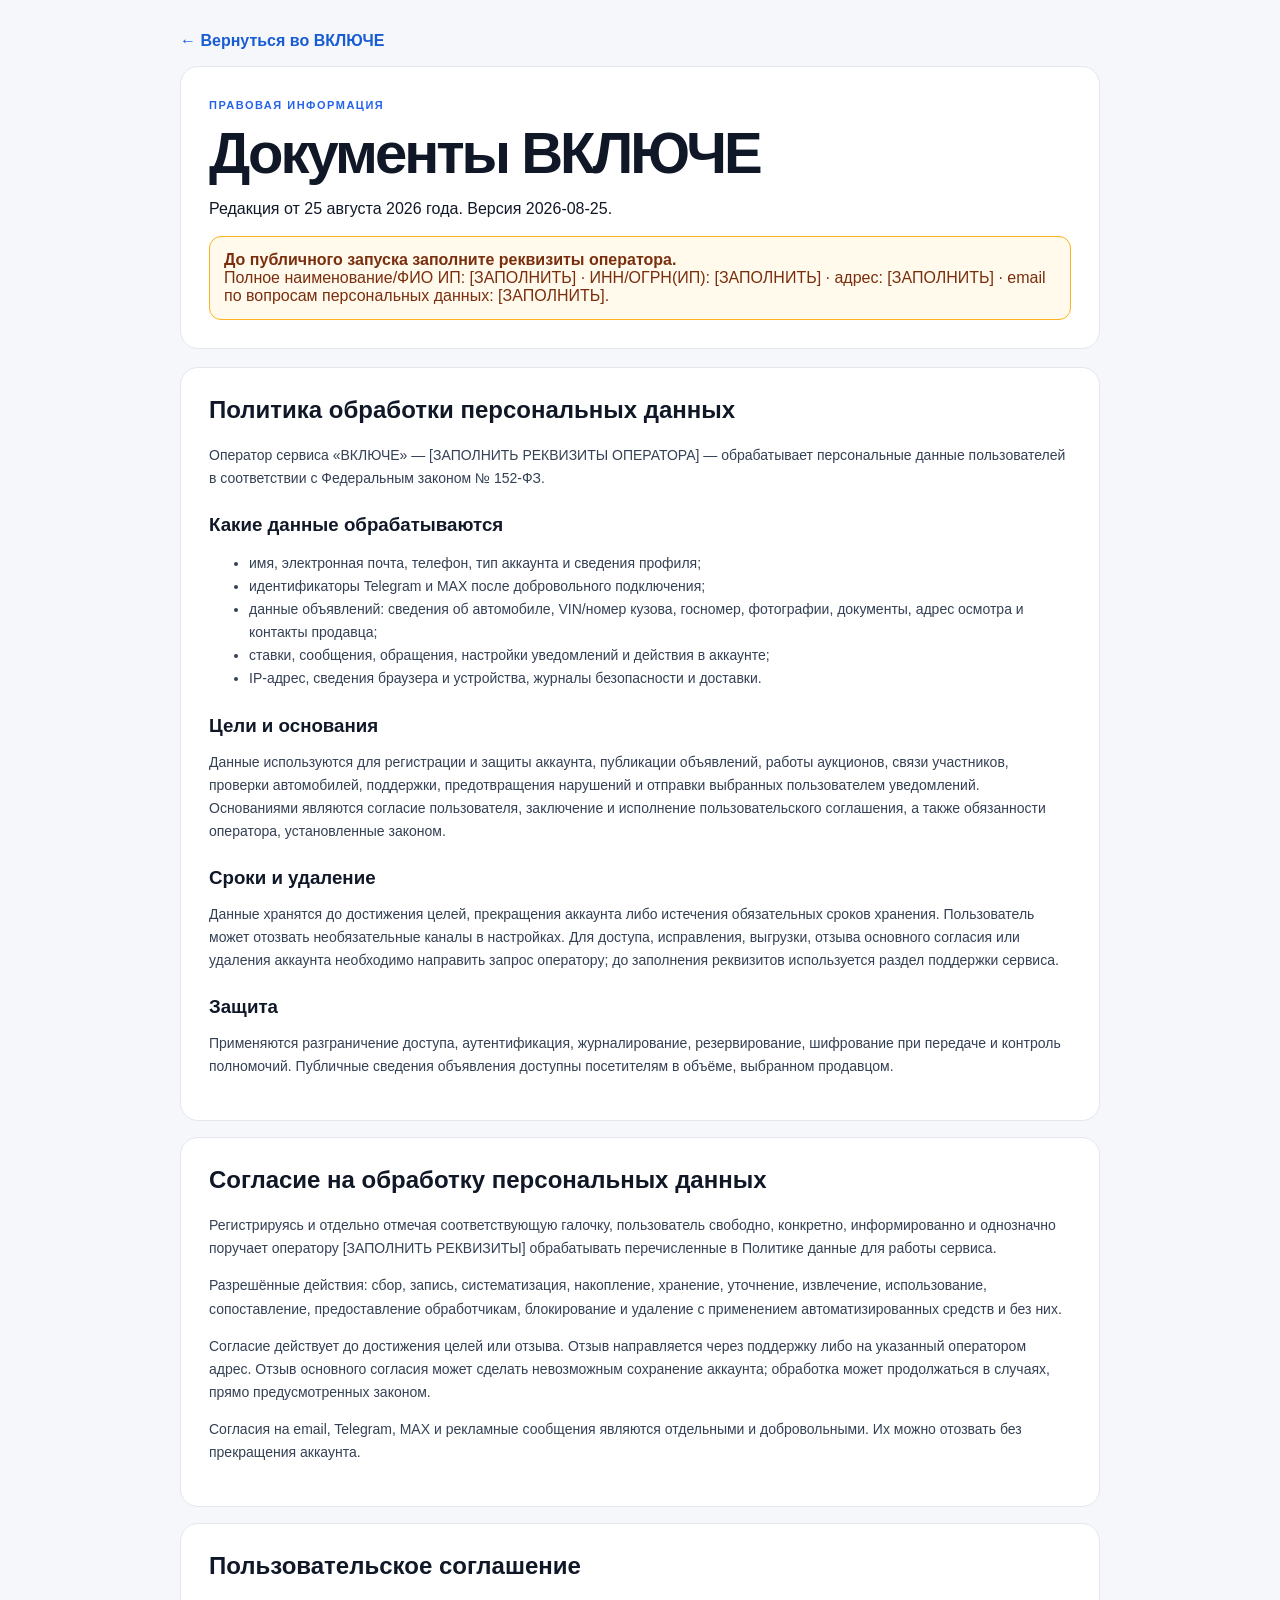
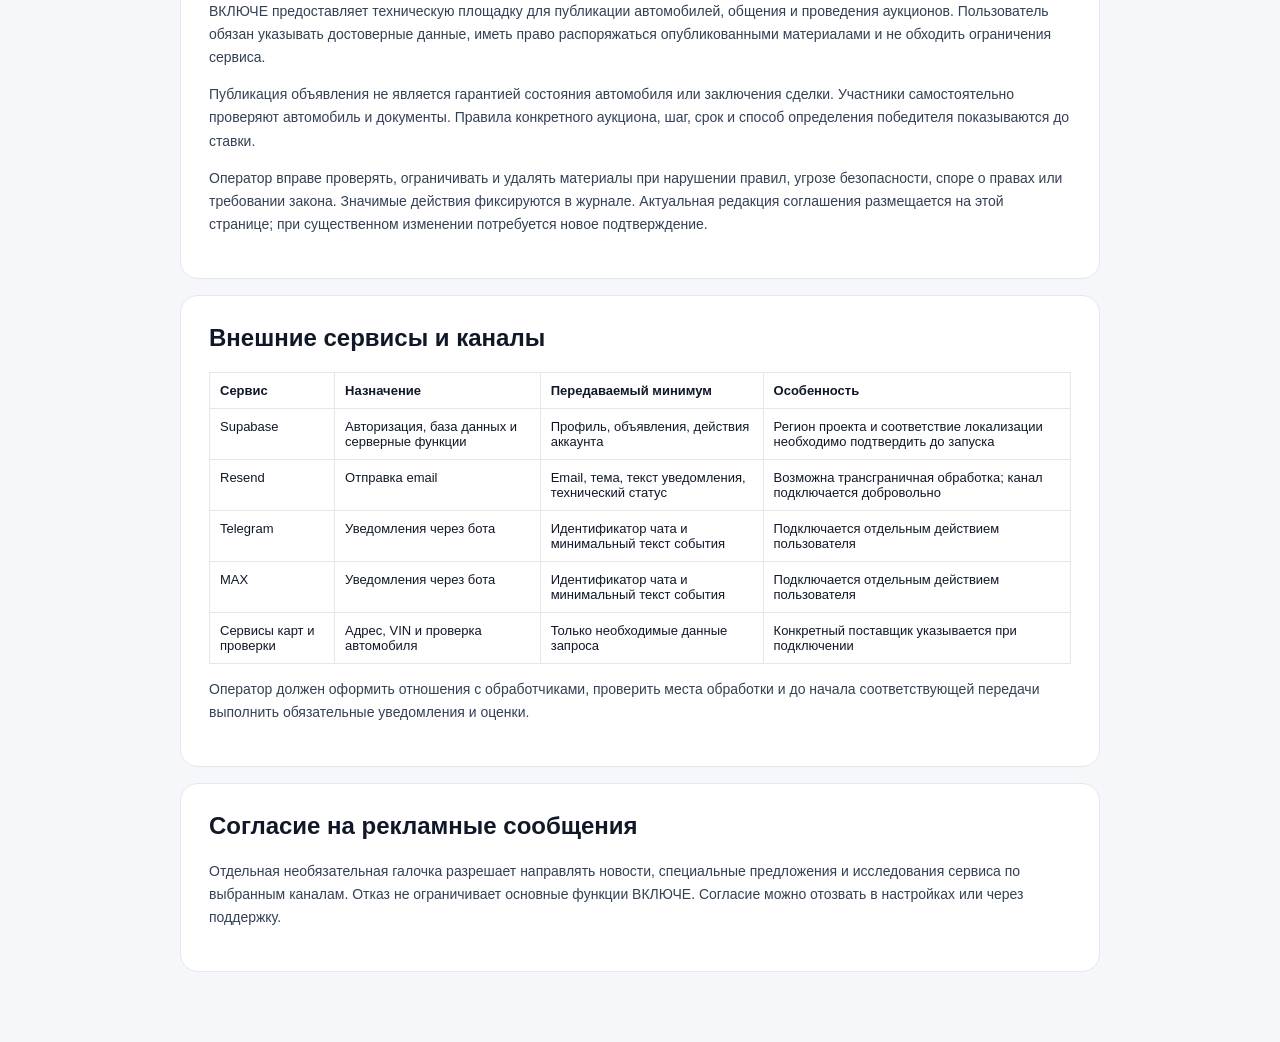
<file: legal.html>
<!doctype html>
<html lang="ru">
<head><meta charset="UTF-8"><meta name="viewport" content="width=device-width,initial-scale=1"><meta name="theme-color" content="#082b66"><title>Правовые документы — ВКЛЮЧЕ</title><link rel="icon" type="image/png" href="assets/brand/vkluche-logo-wheel.png"><link rel="apple-touch-icon" href="assets/brand/vkluche-logo-wheel.png"><link rel="stylesheet" href="styles.css?v=19"><link rel="stylesheet" href="legal.css?v=1"></head>
<body class="legal-page"><main class="legal-shell"><a class="legal-back" href="index.html">← Вернуться во ВКЛЮЧЕ</a><header class="legal-head"><span class="eyebrow blue">ПРАВОВАЯ ИНФОРМАЦИЯ</span><h1>Документы ВКЛЮЧЕ</h1><p>Редакция от 25 августа 2026 года. Версия 2026-08-25.</p><div class="legal-warning"><b>До публичного запуска заполните реквизиты оператора.</b><br>Полное наименование/ФИО ИП: [ЗАПОЛНИТЬ] · ИНН/ОГРН(ИП): [ЗАПОЛНИТЬ] · адрес: [ЗАПОЛНИТЬ] · email по вопросам персональных данных: [ЗАПОЛНИТЬ].</div></header>

<section class="legal-document" id="privacy"><h2>Политика обработки персональных данных</h2><p>Оператор сервиса «ВКЛЮЧЕ» — [ЗАПОЛНИТЬ РЕКВИЗИТЫ ОПЕРАТОРА] — обрабатывает персональные данные пользователей в соответствии с Федеральным законом № 152-ФЗ.</p><h3>Какие данные обрабатываются</h3><ul><li>имя, электронная почта, телефон, тип аккаунта и сведения профиля;</li><li>идентификаторы Telegram и MAX после добровольного подключения;</li><li>данные объявлений: сведения об автомобиле, VIN/номер кузова, госномер, фотографии, документы, адрес осмотра и контакты продавца;</li><li>ставки, сообщения, обращения, настройки уведомлений и действия в аккаунте;</li><li>IP-адрес, сведения браузера и устройства, журналы безопасности и доставки.</li></ul><h3>Цели и основания</h3><p>Данные используются для регистрации и защиты аккаунта, публикации объявлений, работы аукционов, связи участников, проверки автомобилей, поддержки, предотвращения нарушений и отправки выбранных пользователем уведомлений. Основаниями являются согласие пользователя, заключение и исполнение пользовательского соглашения, а также обязанности оператора, установленные законом.</p><h3>Сроки и удаление</h3><p>Данные хранятся до достижения целей, прекращения аккаунта либо истечения обязательных сроков хранения. Пользователь может отозвать необязательные каналы в настройках. Для доступа, исправления, выгрузки, отзыва основного согласия или удаления аккаунта необходимо направить запрос оператору; до заполнения реквизитов используется раздел поддержки сервиса.</p><h3>Защита</h3><p>Применяются разграничение доступа, аутентификация, журналирование, резервирование, шифрование при передаче и контроль полномочий. Публичные сведения объявления доступны посетителям в объёме, выбранном продавцом.</p></section>

<section class="legal-document" id="consent"><h2>Согласие на обработку персональных данных</h2><p>Регистрируясь и отдельно отмечая соответствующую галочку, пользователь свободно, конкретно, информированно и однозначно поручает оператору [ЗАПОЛНИТЬ РЕКВИЗИТЫ] обрабатывать перечисленные в Политике данные для работы сервиса.</p><p>Разрешённые действия: сбор, запись, систематизация, накопление, хранение, уточнение, извлечение, использование, сопоставление, предоставление обработчикам, блокирование и удаление с применением автоматизированных средств и без них.</p><p>Согласие действует до достижения целей или отзыва. Отзыв направляется через поддержку либо на указанный оператором адрес. Отзыв основного согласия может сделать невозможным сохранение аккаунта; обработка может продолжаться в случаях, прямо предусмотренных законом.</p><p>Согласия на email, Telegram, MAX и рекламные сообщения являются отдельными и добровольными. Их можно отозвать без прекращения аккаунта.</p></section>

<section class="legal-document" id="terms"><h2>Пользовательское соглашение</h2><p>ВКЛЮЧЕ предоставляет техническую площадку для публикации автомобилей, общения и проведения аукционов. Пользователь обязан указывать достоверные данные, иметь право распоряжаться опубликованными материалами и не обходить ограничения сервиса.</p><p>Публикация объявления не является гарантией состояния автомобиля или заключения сделки. Участники самостоятельно проверяют автомобиль и документы. Правила конкретного аукциона, шаг, срок и способ определения победителя показываются до ставки.</p><p>Оператор вправе проверять, ограничивать и удалять материалы при нарушении правил, угрозе безопасности, споре о правах или требовании закона. Значимые действия фиксируются в журнале. Актуальная редакция соглашения размещается на этой странице; при существенном изменении потребуется новое подтверждение.</p></section>

<section class="legal-document" id="processors"><h2>Внешние сервисы и каналы</h2><table class="legal-table"><thead><tr><th>Сервис</th><th>Назначение</th><th>Передаваемый минимум</th><th>Особенность</th></tr></thead><tbody><tr><td>Supabase</td><td>Авторизация, база данных и серверные функции</td><td>Профиль, объявления, действия аккаунта</td><td>Регион проекта и соответствие локализации необходимо подтвердить до запуска</td></tr><tr><td>Resend</td><td>Отправка email</td><td>Email, тема, текст уведомления, технический статус</td><td>Возможна трансграничная обработка; канал подключается добровольно</td></tr><tr><td>Telegram</td><td>Уведомления через бота</td><td>Идентификатор чата и минимальный текст события</td><td>Подключается отдельным действием пользователя</td></tr><tr><td>MAX</td><td>Уведомления через бота</td><td>Идентификатор чата и минимальный текст события</td><td>Подключается отдельным действием пользователя</td></tr><tr><td>Сервисы карт и проверки</td><td>Адрес, VIN и проверка автомобиля</td><td>Только необходимые данные запроса</td><td>Конкретный поставщик указывается при подключении</td></tr></tbody></table><p>Оператор должен оформить отношения с обработчиками, проверить места обработки и до начала соответствующей передачи выполнить обязательные уведомления и оценки.</p></section>

<section class="legal-document" id="marketing"><h2>Согласие на рекламные сообщения</h2><p>Отдельная необязательная галочка разрешает направлять новости, специальные предложения и исследования сервиса по выбранным каналам. Отказ не ограничивает основные функции ВКЛЮЧЕ. Согласие можно отозвать в настройках или через поддержку.</p></section></main></body></html>
</file>
<file: styles.css>
:root{--ink:#101828;--muted:#667085;--blue:#2563eb;--blue-dark:#1747b8;--pale:#f4f7fb;--line:#e6eaf0;--white:#fff;--radius:22px}*{box-sizing:border-box}html{scroll-behavior:smooth}body{margin:0;font-family:Manrope,Arial,sans-serif;color:var(--ink);background:#fff}.container{width:min(1180px,calc(100% - 40px));margin:auto}button,input,select{font:inherit}button,a{transition:.2s ease}.topbar{height:76px;background:#fff;border-bottom:1px solid var(--line);position:sticky;top:0;z-index:20}.nav{height:100%;display:flex;align-items:center;gap:40px}.brand{display:flex;align-items:center;gap:9px;text-decoration:none;color:var(--ink);font-weight:800;letter-spacing:-.6px;font-size:18px}.brand-mark{display:grid;place-items:center;width:34px;height:34px;background:var(--blue);color:#fff;border-radius:10px;font-size:19px;transform:skew(-7deg)}.nav-links{display:flex;gap:26px;flex:1}.nav-links a{text-decoration:none;color:#475467;font-size:14px;font-weight:600}.nav-links a:hover,.nav-links a.active{color:var(--blue)}.nav-actions{display:flex;align-items:center;gap:10px}.icon-btn,.login-btn,.menu-btn{border:0;background:transparent;color:var(--ink);font-weight:600;cursor:pointer}.favorite-top{font-size:17px}.favorite-top span{font-size:12px}.primary-btn{border:0;background:var(--blue);color:#fff;padding:13px 19px;border-radius:12px;font-weight:700;cursor:pointer;box-shadow:0 7px 18px #2563eb2b}.primary-btn:hover,.search-btn:hover{background:var(--blue-dark);transform:translateY(-1px)}.menu-btn{display:none;font-size:22px}.hero{background:linear-gradient(125deg,#edf4ff 0%,#f7f9fd 55%,#e3ecfa 100%);overflow:hidden}.hero-inner{min-height:470px;position:relative;display:flex;align-items:flex-start;padding-top:80px}.hero-copy{position:relative;z-index:2;width:52%}.eyebrow{font-size:11px;letter-spacing:1.5px;font-weight:800;color:var(--blue)}h1{font-size:58px;line-height:1.05;letter-spacing:-3px;margin:14px 0 20px}h1 em{color:var(--blue);font-style:normal}.hero-copy p{color:var(--muted);max-width:500px;font-size:17px;line-height:1.65}.hero-art{position:absolute;right:-80px;top:30px;width:58%;height:360px}.hero-art img{width:100%;height:100%;object-fit:cover;clip-path:polygon(17% 0,100% 0,100% 100%,0 100%);filter:saturate(.85);border-radius:32px}.hero-art:after{content:"";position:absolute;inset:0;background:linear-gradient(90deg,#f1f6fd 0%,transparent 42%);pointer-events:none}.trust-pill{position:absolute;right:25px;bottom:25px;background:#ffffffec;padding:12px 17px;border-radius:14px;display:flex;gap:9px;align-items:center;z-index:2;box-shadow:0 12px 30px #182d5430}.trust-pill b{font-size:18px}.trust-pill span{font-size:11px;color:var(--muted)}.search-panel{position:absolute;bottom:-38px;left:0;right:0;z-index:5;background:#fff;border-radius:18px;padding:11px;display:grid;grid-template-columns:2.2fr 1fr 1fr auto;box-shadow:0 18px 45px #2435551a;border:1px solid #e9edf4}.search-panel label{padding:7px 16px;border-right:1px solid var(--line);display:flex;flex-direction:column;gap:4px}.search-panel label span{font-size:10px;text-transform:uppercase;letter-spacing:.8px;color:#98a2b3;font-weight:700}.search-panel input,.search-panel select{border:0;outline:0;color:var(--ink);font-weight:600;background:transparent;min-width:0}.search-btn{background:var(--blue);border:0;color:#fff;border-radius:12px;padding:0 28px;font-weight:800;cursor:pointer}.search-btn span{margin-left:8px}.quick{display:grid;grid-template-columns:repeat(5,1fr);gap:12px;padding-top:77px;padding-bottom:67px}.quick a{text-decoration:none;color:var(--ink);background:#fff;border:1px solid var(--line);border-radius:17px;padding:18px;display:grid;grid-template-columns:42px 1fr;column-gap:12px}.quick a:hover{border-color:#b9ccf9;transform:translateY(-3px);box-shadow:0 10px 25px #21365a10}.quick-icon{grid-row:1/3;background:#edf4ff;color:var(--blue);border-radius:12px;width:42px;height:42px;display:grid;place-items:center;font-size:20px;font-weight:800}.quick b{font-size:13px;align-self:end}.quick small{font-size:10px;color:var(--muted)}.catalog{padding-bottom:85px}.section-head{display:flex;justify-content:space-between;align-items:flex-end}.section-head h2,.sell-card h2,.modal-card h2{font-size:34px;letter-spacing:-1.4px;margin:8px 0}.section-head p{color:var(--muted);font-size:13px;margin:0}.blue{color:var(--blue)}.catalog-controls{display:flex;gap:7px}.catalog-controls select{border:1px solid var(--line);padding:10px 13px;border-radius:10px;background:#fff;color:#475467}.view-btn{border:1px solid var(--line);background:#fff;border-radius:9px;width:40px;color:#98a2b3;cursor:pointer}.view-btn.active{color:var(--blue);border-color:#b8cafa;background:#f2f6ff}.filter-chips{display:flex;gap:8px;margin:26px 0 19px}.chip{border:1px solid var(--line);background:#fff;border-radius:30px;padding:9px 16px;color:#475467;cursor:pointer;font-size:13px;font-weight:600}.chip.active{background:var(--ink);color:#fff;border-color:var(--ink)}.cars-grid{display:grid;grid-template-columns:repeat(4,1fr);gap:20px}.car-card{border:1px solid var(--line);border-radius:18px;overflow:hidden;background:#fff;cursor:pointer}.car-card:hover{transform:translateY(-4px);box-shadow:0 15px 35px #16244117}.car-image{height:185px;position:relative;overflow:hidden;background:#e9edf3}.car-image img{width:100%;height:100%;object-fit:cover;transition:.4s}.car-card:hover .car-image img{transform:scale(1.035)}.badge{position:absolute;left:12px;top:12px;background:#fff;color:var(--ink);font-size:9px;font-weight:800;padding:6px 9px;border-radius:7px;text-transform:uppercase}.fav-btn{position:absolute;right:11px;top:10px;width:34px;height:34px;border:0;border-radius:50%;background:#fffffff0;font-size:21px;cursor:pointer;color:#344054}.fav-btn.saved{color:#e5484d}.car-content{padding:16px}.car-content h3{margin:0 0 6px;font-size:16px;white-space:nowrap;overflow:hidden;text-overflow:ellipsis}.price{font-size:18px;font-weight:800}.car-meta{display:flex;flex-wrap:wrap;gap:6px 13px;color:var(--muted);font-size:11px;margin:13px 0}.car-location{border-top:1px solid #f0f2f5;padding-top:11px;display:flex;justify-content:space-between;color:#7b8495;font-size:10px}.cars-grid.list-view{grid-template-columns:1fr}.list-view .car-card{display:grid;grid-template-columns:280px 1fr}.list-view .car-image{height:180px}.empty{display:none;text-align:center;padding:55px;border:1px dashed #ccd3df;border-radius:18px;color:var(--muted)}.empty b,.empty span{display:block}.empty b{color:var(--ink);font-size:22px;margin-bottom:7px}.empty button{margin-top:18px;border:0;background:var(--blue);color:#fff;padding:10px 15px;border-radius:9px}.load-more{display:block;margin:28px auto 0;border:1px solid var(--line);background:#fff;padding:13px 28px;border-radius:12px;font-weight:700;cursor:pointer}.load-more:hover{border-color:var(--blue);color:var(--blue)}.sell-section{background:#f4f7fb;padding:65px 0}.sell-card{background:linear-gradient(115deg,#173a8b,#2563eb);color:#fff;border-radius:28px;padding:52px 58px;display:flex;align-items:center;justify-content:space-between;overflow:hidden;position:relative}.sell-card:after{content:"В";position:absolute;right:24%;top:-120px;color:#ffffff0c;font-size:430px;font-weight:800;transform:skew(-8deg)}.light{color:#a9c4ff}.sell-card p{color:#d4e1ff;line-height:1.7;font-size:14px}.white-btn{background:#fff;color:var(--blue);border:0;border-radius:11px;padding:13px 18px;font-weight:800;margin-top:10px;cursor:pointer;position:relative;z-index:2}.sell-stats{display:grid;grid-template-columns:1fr;gap:17px;position:relative;z-index:2}.sell-stats div{background:#ffffff13;border:1px solid #ffffff24;padding:15px 23px;border-radius:14px;min-width:210px}.sell-stats b,.sell-stats span{display:block}.sell-stats b{font-size:22px}.sell-stats span{font-size:10px;color:#cbdafa}footer{padding:35px 0}.footer-inner{display:flex;align-items:center;gap:25px}.footer-inner p{flex:1;color:var(--muted);font-size:12px}.footer-inner>span{color:#98a2b3;font-size:11px}.modal{position:fixed;inset:0;z-index:50;display:none;align-items:center;justify-content:center}.modal.open{display:flex}.modal-backdrop{position:absolute;inset:0;background:#0e1729b5;backdrop-filter:blur(4px)}.modal-card{position:relative;width:min(470px,calc(100% - 30px));background:#fff;border-radius:23px;padding:35px;box-shadow:0 25px 80px #0004}.modal-close{position:absolute;right:17px;top:14px;border:0;background:transparent;font-size:28px;cursor:pointer}.modal-card p{font-size:13px;color:var(--muted)}.modal-card form{display:grid;gap:13px;margin-top:22px}.modal-card label{font-size:11px;font-weight:700;color:#475467}.modal-card input{width:100%;border:1px solid var(--line);border-radius:10px;padding:12px;margin-top:6px;outline:0}.modal-card input:focus{border-color:var(--blue)}.toast{position:fixed;bottom:25px;left:50%;transform:translate(-50%,20px);background:#101828;color:#fff;padding:12px 19px;border-radius:10px;z-index:80;opacity:0;pointer-events:none;transition:.25s;font-size:13px}.toast.show{opacity:1;transform:translate(-50%,0)}
@media(max-width:950px){.nav-links{display:none;position:absolute;top:76px;left:0;right:0;background:#fff;padding:20px;flex-direction:column;box-shadow:0 15px 25px #0001}.nav-links.open{display:flex}.login-btn{display:none}.menu-btn{display:block}.hero-copy{width:62%}.hero-art{right:-170px}.quick{grid-template-columns:repeat(3,1fr)}.cars-grid{grid-template-columns:repeat(2,1fr)}}
@media(max-width:650px){.container{width:min(100% - 28px,1180px)}.topbar{height:66px}.nav{gap:10px}.nav .primary-btn{display:none}.nav-actions{margin-left:auto}.hero-inner{min-height:570px;padding-top:42px}.hero-copy{width:100%}h1{font-size:42px}.hero-copy p{font-size:14px;width:86%}.hero-art{top:255px;right:-40px;width:115%;height:240px}.search-panel{bottom:-108px;grid-template-columns:1fr 1fr}.search-main{grid-column:1/3}.search-panel label:nth-child(3){border-right:0}.search-btn{height:46px;grid-column:1/3}.quick{padding-top:145px;grid-template-columns:1fr 1fr;padding-bottom:50px}.quick a:last-child{grid-column:1/3}.section-head{align-items:flex-start;gap:15px}.section-head h2{font-size:26px}.catalog-controls select{display:none}.filter-chips{overflow:auto;padding-bottom:5px}.chip{white-space:nowrap}.cars-grid{grid-template-columns:1fr 1fr;gap:10px}.car-image{height:135px}.car-content{padding:12px}.car-meta span:nth-child(n+3){display:none}.cars-grid.list-view{grid-template-columns:1fr}.list-view .car-card{grid-template-columns:130px 1fr}.list-view .car-image{height:145px}.sell-card{padding:36px 27px;display:block}.sell-card h2{font-size:28px}.sell-stats{margin-top:28px;grid-template-columns:1fr 1fr}.sell-stats div:last-child{grid-column:1/3}.sell-stats div{min-width:0}.footer-inner{flex-wrap:wrap}.footer-inner p{display:none}}
.detail{display:none;position:fixed;inset:0;z-index:60}.detail.open{display:block}.detail-backdrop{position:absolute;inset:0;background:#10182899;backdrop-filter:blur(3px)}.detail-sheet{position:absolute;inset:18px 18px 0;background:#f6f7f9;border-radius:24px 24px 0 0;overflow:auto;animation:detailIn .28s ease}@keyframes detailIn{from{transform:translateY(25px);opacity:.5}}.detail-top{height:66px;background:#fff;border-bottom:1px solid var(--line);display:flex;align-items:center;justify-content:space-between;padding:0 max(28px,calc((100% - 1180px)/2));position:sticky;top:0;z-index:5}.detail-top button{border:0;background:transparent;cursor:pointer;font-weight:700;color:#344054}.detail-back{font-size:14px}.detail-share{margin-right:18px}.detail-x{font-size:29px!important;font-weight:400!important}.detail-body{width:min(1180px,calc(100% - 40px));margin:28px auto 70px;display:grid;grid-template-columns:minmax(0,1fr) 355px;gap:28px}.gallery{background:#fff;border-radius:19px;overflow:hidden}.gallery-main{height:500px;position:relative;background:#e8ebf0}.gallery-main img{width:100%;height:100%;object-fit:cover}.gallery-arrow{position:absolute;top:50%;transform:translateY(-50%);border:0;background:#ffffffea;width:43px;height:43px;border-radius:50%;font-size:28px;cursor:pointer;box-shadow:0 5px 16px #0002}.gallery-arrow.prev{left:17px}.gallery-arrow.next{right:17px}.photo-count{position:absolute;right:17px;bottom:15px;background:#101828c7;color:#fff;border-radius:20px;padding:7px 12px;font-size:11px}.gallery-thumbs{height:86px;display:flex;gap:8px;padding:9px;overflow-x:auto}.gallery-thumbs button{border:2px solid transparent;padding:0;border-radius:9px;overflow:hidden;min-width:105px;cursor:pointer;background:#eee}.gallery-thumbs button.active{border-color:var(--blue)}.gallery-thumbs img{width:100%;height:100%;object-fit:cover}.detail-section{background:#fff;border-radius:19px;padding:26px 28px;margin-top:18px}.detail-section h2{font-size:22px;margin:0 0 22px}.spec-grid{display:grid;grid-template-columns:1fr 1fr;gap:17px 40px}.spec{display:flex;justify-content:space-between;border-bottom:1px dashed #d8dde6;padding-bottom:9px;font-size:13px}.spec span{color:var(--muted)}.spec b{font-weight:600}.description{font-size:14px;line-height:1.8;color:#475467;white-space:pre-line;margin:0}.map-placeholder{height:130px;border-radius:14px;background:radial-gradient(circle at 30% 30%,#d9e7dd,#e6eaee);display:flex;align-items:center;justify-content:center;gap:12px}.map-placeholder>span{background:var(--blue);color:#fff;width:39px;height:39px;border-radius:50%;display:grid;place-items:center}.map-placeholder b,.map-placeholder small{display:block}.map-placeholder small{color:var(--muted);margin-top:4px}.sticky-card{position:sticky;top:92px;background:#fff;border-radius:19px;padding:25px;box-shadow:0 10px 30px #17213d0b}.detail-date{font-size:11px;color:var(--muted)}.sticky-card h1{font-size:25px;line-height:1.25;letter-spacing:-.7px;margin:8px 0 13px}.detail-price{font-size:29px;font-weight:800}.finance-note{background:#eef4ff;color:#45618f;border-radius:9px;padding:10px 12px;font-size:11px;margin:12px 0 20px}.contact-btn,.message-btn,.aside-fav{width:100%;height:47px;border-radius:11px;font-weight:800;cursor:pointer;margin-top:8px}.contact-btn{border:0;background:var(--blue);color:#fff}.message-btn{border:0;background:#e9f0ff;color:var(--blue)}.aside-fav{border:1px solid var(--line);background:#fff;color:#475467}.aside-fav.saved{color:#e5484d;border-color:#f4bdc0}.seller{border-top:1px solid var(--line);margin-top:22px;padding-top:20px;display:flex;align-items:center;gap:12px}.seller-avatar{background:#e9f0ff;color:var(--blue);width:42px;height:42px;border-radius:50%;display:grid;place-items:center;font-weight:800}.seller b,.seller span{display:block}.seller b{font-size:13px}.seller span{font-size:9px;color:var(--muted);margin-top:3px}.safe-note{margin-top:18px;background:#f5f7fa;border-radius:11px;padding:13px}.safe-note b,.safe-note span{display:block;font-size:10px}.safe-note span{color:var(--muted);margin-top:4px;line-height:1.45}.mobile-price{display:none}
@media(max-width:850px){.detail-sheet{inset:0;border-radius:0}.detail-body{grid-template-columns:1fr;margin-top:15px}.detail-aside{grid-row:1}.sticky-card{position:static}.gallery-main{height:440px}}
@media(max-width:650px){.detail-top{height:58px;padding:0 15px}.detail-share{font-size:0}.detail-share:first-letter{font-size:18px}.detail-body{width:100%;margin:0;display:flex;flex-direction:column;gap:0}.detail-aside{display:none}.gallery{border-radius:0}.gallery-main{height:300px}.gallery-thumbs{height:66px}.gallery-thumbs button{min-width:75px}.mobile-price{display:block;background:#fff;padding:20px 18px 4px;font-size:22px;font-weight:800}.detail-section{border-radius:0;margin-top:10px;padding:22px 18px}.spec-grid{grid-template-columns:1fr;gap:11px}.detail-sheet:after{content:"";display:block;height:76px}.detail-body:after{content:"Позвонить продавцу";position:fixed;left:14px;right:14px;bottom:12px;height:50px;background:var(--blue);color:#fff;border-radius:12px;display:grid;place-items:center;font-weight:800;z-index:5;box-shadow:0 6px 24px #163ea855}}
.listing-card{width:min(720px,calc(100% - 30px));max-height:calc(100vh - 34px);overflow:auto;padding:34px 40px}.wizard-head{display:flex;align-items:flex-start;justify-content:space-between;padding-right:25px}.wizard-head h2{margin-bottom:0}.draft-status{font-size:10px;color:#7990b5;background:#f0f5ff;padding:7px 10px;border-radius:20px}.wizard-progress{display:grid;grid-template-columns:repeat(4,1fr);gap:6px;margin:24px 0 28px}.wizard-progress i{height:4px;border-radius:5px;background:#e5e9ef}.wizard-progress i.done{background:var(--blue)}.wizard-step{display:none;min-height:360px}.wizard-step.active{display:block;animation:stepIn .22s ease}@keyframes stepIn{from{opacity:0;transform:translateX(8px)}}.wizard-step h3,.publish-success h3{font-size:21px;margin:0 0 7px}.wizard-step>p{font-size:12px;color:var(--muted);margin:0 0 23px}.form-grid{display:grid;grid-template-columns:1fr 1fr;gap:16px}.form-grid .wide{grid-column:1/3}.listing-card label{display:block;font-size:11px;font-weight:700;color:#475467}.listing-card input:not([type=checkbox]),.listing-card select,.listing-card textarea{display:block;width:100%;border:1px solid var(--line);border-radius:10px;padding:12px;margin-top:7px;outline:0;background:#fff;color:var(--ink);resize:vertical}.listing-card input:focus,.listing-card select:focus,.listing-card textarea:focus{border-color:var(--blue);box-shadow:0 0 0 3px #2563eb12}.wizard-actions{display:flex;align-items:center;justify-content:flex-end;border-top:1px solid var(--line);padding-top:20px;margin-top:10px;gap:13px}.wizard-actions>span{font-size:10px;color:var(--muted);margin-right:auto}.wizard-back{border:1px solid var(--line);background:#fff;padding:12px 18px;border-radius:11px;font-weight:700;cursor:pointer;visibility:hidden}.photo-upload{height:175px!important;border:1.5px dashed #b9c6da;border-radius:15px;background:#f8faff;display:flex!important;flex-direction:column;align-items:center;justify-content:center;cursor:pointer;color:var(--ink)!important}.photo-upload.drag{border-color:var(--blue);background:#edf4ff}.photo-upload input{display:none!important}.upload-icon{display:grid;place-items:center;width:42px;height:42px;border-radius:12px;background:#e8f0ff;color:var(--blue);font-size:24px;margin-bottom:10px}.photo-upload b{font-size:13px}.photo-upload small{font-size:9px;color:var(--muted);margin-top:4px}.upload-preview{display:flex;gap:9px;overflow:auto;margin-top:12px}.upload-preview div{position:relative;min-width:88px;height:67px;border-radius:9px;overflow:hidden}.upload-preview img{width:100%;height:100%;object-fit:cover}.upload-preview button{position:absolute;right:3px;top:3px;border:0;background:#101828c9;color:#fff;border-radius:50%;width:19px;height:19px;cursor:pointer;line-height:16px}.photo-tip{display:flex;gap:10px;background:#f6f7f9;border-radius:11px;padding:13px;margin-top:14px;font-size:10px}.photo-tip b{color:var(--blue)}.photo-tip span{color:var(--muted)}.price-field{position:relative}.price-field>span{display:block;font-size:9px;color:#8190a5;margin-top:6px}.consent{display:flex!important;gap:7px;align-items:center;margin-top:18px}.publish-success{display:none;text-align:center;padding:55px 20px}.publish-success>span{display:grid;place-items:center;width:62px;height:62px;background:#e9f9ef;color:#18a558;border-radius:50%;font-size:30px;margin:0 auto 18px}.publish-success p{font-size:12px;color:var(--muted);line-height:1.6;max-width:390px;margin:0 auto 23px}
.sale-mode{display:grid;grid-template-columns:1fr 1fr;gap:8px;margin-bottom:18px}.sale-mode-btn{border:1px solid var(--line);background:#fff;border-radius:11px;padding:12px;font-size:11px;font-weight:800;color:#667085;cursor:pointer}.sale-mode-btn.active{border-color:var(--blue);background:#eef4ff;color:var(--blue)}.auction-settings{background:#f7f9fd;border:1px solid #dce6f6;border-radius:14px;padding:16px;margin-bottom:17px}.auction-settings[hidden]{display:none}.auction-check{display:flex!important;align-items:center;gap:8px;line-height:1.4}.auction-check input{width:auto!important;margin:0!important}.auction-box{display:none;border:1px solid #bfd1ff;background:linear-gradient(145deg,#f6f9ff,#edf3ff);border-radius:14px;padding:15px;margin:12px 0 16px}.auction-head{display:flex;justify-content:space-between;align-items:center;color:var(--blue);font-size:11px;font-weight:800}.auction-head b{font-variant-numeric:tabular-nums;color:#344054}.auction-stats{display:grid;grid-template-columns:1fr 1fr;gap:8px;margin:13px 0}.auction-stats div{background:#fff;border-radius:10px;padding:10px}.auction-stats small,.auction-stats b{display:block}.auction-stats small{font-size:8px;color:var(--muted)}.auction-stats b{font-size:15px;margin-top:3px}.auction-box form{display:grid;gap:8px}.auction-box label{font-size:9px;font-weight:700;color:#475467}.auction-box input{width:100%;border:1px solid #d7dfed;border-radius:9px;padding:10px;margin-top:4px}.auction-box .contact-btn{margin-top:1px}.seller-auction{border-top:1px solid #d8e2f5;margin-top:15px;padding-top:13px}.seller-auction>b,.seller-auction>small{display:block}.seller-auction>b{font-size:11px}.seller-auction>small{font-size:8px;color:var(--muted);margin:3px 0 8px}.auction-bid{display:grid;grid-template-columns:minmax(0,1fr) auto;gap:4px 8px;background:#fff;border-radius:9px;padding:9px;margin-top:6px;align-items:center}.auction-bid>span b,.auction-bid>span small{display:block}.auction-bid>span b{font-size:10px}.auction-bid>span small{font-size:7px;color:var(--muted);margin-top:2px}.auction-bid strong{font-size:11px}.auction-bid button{grid-column:1/3;border:0;background:#edf3ff;color:var(--blue);border-radius:7px;padding:6px;font-size:8px;font-weight:800;cursor:pointer}.auction-bid.winner{border:1px solid #55b979;background:#f0fbf4}.no-bids{font-size:9px!important;margin:8px 0 0!important}
.feed-card{width:min(560px,calc(100% - 30px))}.feed-card h2{font-size:28px}.feed-card form{gap:14px}.feed-upload{border:1.5px dashed #b9c6da;border-radius:13px;background:#f8faff;padding:18px!important;cursor:pointer}.feed-upload input{display:none}.feed-upload span{display:block;color:var(--blue);font-size:12px;margin-top:6px}.feed-divider{display:flex;align-items:center;gap:10px;color:#98a2b3;font-size:10px}.feed-divider:before,.feed-divider:after{content:"";height:1px;background:var(--line);flex:1}.feed-note{color:var(--muted);font-size:9px;line-height:1.5}.feed-actions{display:flex;justify-content:flex-end;gap:10px;margin-top:5px}.feed-actions .wizard-back{visibility:visible}.feed-report{display:none;margin-top:18px;padding:13px;border-radius:11px;font-size:11px;line-height:1.6}.feed-report.success{display:block;background:#eaf8ef;color:#176b36}.feed-report.error{display:block;background:#fff0f0;color:#a52d2d}.feed-report b{display:block;font-size:13px}
@media(max-width:650px){.listing-card{width:100%;height:100%;max-height:none;border-radius:0;padding:24px 18px}.wizard-head h2{font-size:27px}.draft-status{display:none}.wizard-step{min-height:calc(100vh - 245px)}.form-grid{grid-template-columns:1fr}.form-grid .wide{grid-column:auto}.wizard-actions{position:sticky;bottom:-24px;background:#fff;padding:14px 0 24px;z-index:3}.photo-upload{height:155px!important}.open-feed{display:none}.feed-card{width:calc(100% - 20px);padding:28px 20px}.detail.auction-active .detail-aside{display:block;order:2;padding:10px}.detail.auction-active .sticky-card{border-radius:14px}}
@media(max-width:650px){.wizard-actions{flex-wrap:wrap}.wizard-actions>span{order:-1;width:100%;margin:0}.save-draft-btn,.wizard-actions .primary-btn{flex:1;padding-inline:10px}}
.save-draft-btn{border:1px solid var(--blue);background:#fff;color:var(--blue);padding:12px 18px;border-radius:11px;font-weight:700;cursor:pointer}.save-draft-btn:disabled{opacity:.55;cursor:wait}
.financial-status{margin:18px 0;padding:16px;border:1px solid var(--line);border-radius:14px;background:#f8faff}.financial-status h4{margin:0 0 4px}.financial-status>div>p,.financial-detail>p{margin:0 0 14px;color:var(--muted);font-size:10px}.financial-status>label{display:block;margin-bottom:12px}.financial-detail .equipment-detail-head span{background:#fff3df;color:#8a5900}
.auctions-section{background:linear-gradient(180deg,#f5f8ff,#fff);padding:58px 0 70px;margin-bottom:60px;border-top:1px solid #e8eef9;border-bottom:1px solid #e8eef9}.auction-section-head{margin-bottom:24px}.auction-section-head h2{margin-bottom:5px}.auction-rules-link{color:var(--blue);font-size:12px;font-weight:800;text-decoration:none}.auction-grid{display:grid;grid-template-columns:repeat(3,1fr);gap:20px}.auction-card{background:#fff;border:1px solid #dce5f5;border-radius:18px;overflow:hidden;cursor:pointer;transition:.2s}.auction-card:hover{transform:translateY(-4px);box-shadow:0 15px 35px #1d376517}.auction-card-image{height:190px;position:relative;background:#e8ebf0}.auction-card-image img{width:100%;height:100%;object-fit:cover}.auction-card-image span,.auction-card-image b{position:absolute;top:12px;border-radius:8px;padding:7px 10px;font-size:9px}.auction-card-image span{left:12px;background:var(--blue);color:#fff;font-weight:800}.auction-card-image b{right:12px;background:#101828d9;color:#fff;font-variant-numeric:tabular-nums}.auction-card-body{padding:17px}.auction-card-body h3{font-size:17px;margin:0 0 15px}.auction-card-price span,.auction-card-price strong{display:block}.auction-card-price span{font-size:9px;color:var(--muted)}.auction-card-price strong{font-size:20px;margin-top:2px}.auction-card-meta{display:flex;justify-content:space-between;color:var(--muted);font-size:9px;margin:13px 0}.auction-card-body button{width:100%;border:0;background:#edf3ff;color:var(--blue);border-radius:9px;padding:10px;font-size:10px;font-weight:800;cursor:pointer}.auction-empty{display:none;flex-direction:column;align-items:center;text-align:center;border:1px dashed #cbd6e8;border-radius:16px;padding:38px}.auction-empty b,.auction-empty span{display:block}.auction-empty span{font-size:11px;color:var(--muted);margin:6px 0 15px}@media(max-width:850px){.auction-grid{grid-template-columns:repeat(2,1fr)}}@media(max-width:650px){.auctions-section{padding:42px 0;margin-bottom:42px}.auction-section-head{display:block}.auction-rules-link{display:inline-block;margin-top:14px}.auction-grid{grid-template-columns:1fr}.auction-card-image{height:210px}}
.start-auction-btn{width:100%;height:47px;margin-top:8px;border:1px solid #f1b84b;border-radius:11px;background:#fff8e8;color:#925900;font-weight:800;cursor:pointer}.auction-start-modal{z-index:70}.auction-start-card{width:min(580px,calc(100% - 28px));padding:34px}.auction-start-card h2{margin:8px 0}.auction-start-card>p{color:var(--muted);margin:0 0 22px}.auction-start-card form>.auction-check{margin:18px 0}.auction-start-card .primary-btn{width:100%}@media(max-width:650px){.auction-start-card{padding:28px 18px}.auction-start-card .form-grid{grid-template-columns:1fr}}
.auction-watch-btn{width:100%;border:1px solid #bfd1ff;background:#fff;color:var(--blue);border-radius:9px;padding:10px;font-size:10px;font-weight:800;cursor:pointer;margin-bottom:12px}.notification-center{position:relative}.notification-bell{position:relative;border:0;background:transparent;font-size:18px;cursor:pointer;padding:8px}.notification-bell span{position:absolute;right:0;top:0;min-width:17px;height:17px;border-radius:10px;background:#e5484d;color:#fff;font-size:9px;display:grid;place-items:center}.notification-bell span:empty{display:none}.notification-panel{display:none;position:absolute;right:0;top:46px;width:340px;max-height:430px;overflow:auto;background:#fff;border:1px solid var(--line);border-radius:15px;box-shadow:0 18px 45px #17213d24;z-index:90;padding:14px}.notification-panel.open{display:block}.notification-panel>div{display:flex;justify-content:space-between;align-items:center;padding:4px 3px 11px}.notification-panel>div button{border:0;background:transparent;color:var(--blue);font-size:10px;cursor:pointer}.notification-panel article{padding:11px;border-top:1px solid #eef1f5}.notification-panel article.unread{background:#f1f6ff}.notification-panel article b,.notification-panel article span,.notification-panel article small{display:block}.notification-panel article b{font-size:11px}.notification-panel article span{font-size:10px;color:#475467;margin:4px 0}.notification-panel article small{font-size:8px;color:var(--muted)}.notification-panel section>p{text-align:center;color:var(--muted);font-size:11px}@media(max-width:650px){.notification-panel{position:fixed;left:10px;right:10px;top:70px;width:auto;max-height:70vh}}
[hidden]{display:none!important}#brandSelectField,#customBrandField{order:1}#modelSelectField,#customModelField{order:2}.wizard-step[data-step="0"] .form-grid>label:not(#brandSelectField):not(#customBrandField):not(#modelSelectField):not(#customModelField){order:3}
.return-to-list{display:block;border:0;background:transparent;color:var(--blue);padding:5px 0 0;font-size:9px;font-weight:700;text-align:left;cursor:pointer}
.topbar{height:64px}.nav{gap:34px}.nav-links{align-items:center;gap:25px}.nav-actions{gap:4px}.header-icon,.profile-trigger{position:relative;width:40px;height:40px;display:grid;place-items:center;border:0;border-radius:10px;background:transparent;color:#475467;cursor:pointer}.header-icon:hover,.profile-trigger:hover{background:#f2f5f9;color:var(--blue)}.header-icon svg,.profile-trigger svg{width:21px;height:21px;fill:none;stroke:currentColor;stroke-width:1.8;stroke-linecap:round;stroke-linejoin:round}.header-badge{position:absolute!important;right:1px!important;top:1px!important;min-width:16px!important;height:16px!important;padding:0 4px!important;display:grid!important;place-items:center!important;border:2px solid #fff;border-radius:10px!important;background:#e5484d!important;color:#fff!important;font-size:8px!important;font-weight:800}.header-badge:empty,.header-badge#favCount:empty{display:none!important}.profile-trigger-avatar{width:32px;height:32px;display:grid;place-items:center;border-radius:50%;background:#edf3ff;color:var(--blue);font-size:12px;font-weight:800}.profile-trigger.authenticated .profile-trigger-avatar{background:var(--blue);color:#fff}.header-sell{min-width:92px;height:40px;padding:0 17px;border-radius:10px;box-shadow:none;margin-left:5px}.more-nav{position:relative;color:#475467;font-size:14px;font-weight:600}.more-nav summary{display:flex;align-items:center;gap:4px;list-style:none;cursor:pointer}.more-nav summary::-webkit-details-marker{display:none}.more-nav summary svg{width:14px;height:14px;fill:none;stroke:currentColor;stroke-width:1.7}.more-nav[open] summary,.more-nav summary:hover{color:var(--blue)}.more-nav>div{position:absolute;top:30px;left:-16px;width:175px;padding:8px;background:#fff;border:1px solid var(--line);border-radius:12px;box-shadow:0 14px 35px #17213d1c;display:grid;z-index:30}.more-nav>div a,.more-nav>div button{display:block;width:100%;padding:10px 11px;border:0;border-radius:8px;background:transparent;color:#475467;text-align:left;font-size:12px;font-weight:600;text-decoration:none;cursor:pointer}.more-nav>div a:hover,.more-nav>div button:hover{background:#f2f5f9;color:var(--blue)}.notification-bell span.header-badge{right:1px;top:1px}.notification-bell{padding:0}.notification-center{height:40px}@media(max-width:950px){.nav-links{top:64px;align-items:stretch}.more-nav summary{min-height:44px}.more-nav>div{position:static;width:100%;box-shadow:none;border:0;border-left:2px solid #e4eaf4;border-radius:0;margin-left:5px;padding:0 0 0 9px}.more-nav>div a,.more-nav>div button{font-size:13px}.nav-links.open{max-height:calc(100vh - 64px)}}@media(max-width:650px){.topbar{height:60px}.nav{gap:6px}.container.nav{width:calc(100% - 24px)}.brand{margin-right:auto}.brand-mark{width:32px;height:32px}.favorite-top,.header-sell{display:none}.nav-actions{gap:0}.header-icon,.profile-trigger{width:38px;height:38px}.nav-links{top:60px}.nav-links.open{max-height:calc(100vh - 60px)}}

/* Комплектация объявления */
.equipment-editor,.second-wheels{margin-top:18px;padding:18px;border:1px solid #dfe6f0;border-radius:14px;background:#f8faff}.equipment-editor h4{margin:0 0 4px;font-size:16px}.equipment-editor>p{margin:0 0 14px;color:#667085;font-size:12px}.equipment-groups{display:grid;grid-template-columns:repeat(2,minmax(0,1fr));gap:12px}.equipment-groups fieldset{display:grid;gap:8px;margin:0;padding:13px;border:1px solid #dfe6f0;border-radius:11px;background:#fff}.equipment-groups legend{padding:0 5px;font-size:12px;font-weight:800}.equipment-groups label{display:flex;align-items:center;gap:8px;font-size:12px}.equipment-groups input,.second-wheels-toggle input{width:17px;height:17px;margin:0;accent-color:var(--blue)}.equipment-other{display:grid;gap:7px;margin-top:14px;font-size:12px;font-weight:700}.equipment-other textarea{width:100%;box-sizing:border-box}.second-wheels-toggle{display:flex;align-items:flex-start;gap:10px;cursor:pointer}.second-wheels-toggle span,.second-wheels-toggle b,.second-wheels-toggle small{display:block}.second-wheels-toggle small{margin-top:3px;color:#667085;font-size:11px;font-weight:400}.second-wheels .form-grid{margin-top:14px}.listing-description{display:grid;gap:7px;margin-top:18px}.equipment-detail-head{display:flex;align-items:center;justify-content:space-between;gap:12px}.equipment-detail-head h2{margin:0}.equipment-detail-head span{color:#667085;font-size:11px}.equipment-detail #equipmentSummary{display:flex;flex-wrap:wrap;gap:7px;margin:13px 0}.equipment-detail #equipmentSummary span{padding:7px 9px;border-radius:8px;background:#eef4ff;color:#24436e;font-size:11px}.equipment-detail-groups{display:grid;grid-template-columns:repeat(2,minmax(0,1fr));gap:14px}.equipment-detail-groups section{padding-top:11px;border-top:1px solid #e4e9f1}.equipment-detail-groups h3{margin:0 0 8px;font-size:13px}.equipment-detail-groups section div{display:grid;gap:6px}.equipment-detail-groups section span{font-size:12px;color:#344054}.equipment-empty{color:#667085;font-size:12px}@media(max-width:700px){.equipment-editor,.second-wheels{padding:13px}.equipment-groups,.equipment-detail-groups{grid-template-columns:1fr}.equipment-detail-head{align-items:flex-start;flex-direction:column}}
.card-trim,.card-equipment{display:block;overflow:hidden;text-overflow:ellipsis;white-space:nowrap}.card-trim{margin-top:4px;color:#315da8;font-size:11px;font-weight:700}.card-equipment{margin-top:4px;color:#667085;font-size:10px}.card-trim+.card-equipment{margin-bottom:2px}@media(max-width:650px){.card-trim{font-size:10px}.card-equipment{font-size:9px;line-height:1.35;white-space:normal;display:-webkit-box;-webkit-line-clamp:2;-webkit-box-orient:vertical}}
.catalog-match-note{margin:0 0 15px;padding:11px 13px;border-radius:10px;background:#f4f6f9;color:#667085;font-size:11px;line-height:1.45}.catalog-match-note.matched{background:#eef5ff;color:#28579e}.vin-lookup-row{display:flex;gap:8px}.vin-lookup-row input{min-width:0;flex:1}.vin-lookup-row button{flex:0 0 auto;border:0;border-radius:9px;padding:0 14px;background:#e9f0ff;color:var(--blue);font-size:11px;font-weight:800;cursor:pointer}.vin-lookup-row button:disabled{opacity:.6}.field-note.success{color:#17814c}.field-note.error{color:#b42318}@media(max-width:650px){.vin-lookup-row{align-items:stretch;flex-direction:column}.vin-lookup-row button{min-height:42px}.catalog-match-note{font-size:10px}}
.catalog-confirm{display:flex!important;align-items:flex-start;gap:10px;margin-top:16px;padding:13px;border:1px solid #cddcf5;border-radius:11px;background:#f5f8ff}.catalog-confirm input{width:18px;height:18px;margin:1px 0 0;accent-color:var(--blue)}.catalog-confirm span,.catalog-confirm b,.catalog-confirm small{display:block}.catalog-confirm b{font-size:12px}.catalog-confirm small{margin-top:4px;color:#667085;font-size:10px;font-weight:400;line-height:1.4}
.equipment-editor-head{display:flex;align-items:flex-start;justify-content:space-between;gap:12px}.equipment-editor-head p{margin:4px 0 0;color:#667085;font-size:11px}.equipment-editor-head>span{flex:0 0 auto;padding:6px 9px;border-radius:8px;background:#e9f0ff;color:var(--blue);font-size:10px;font-weight:800}.equipment-search{display:block;margin:14px 0}.equipment-search input{width:100%;box-sizing:border-box;border:1px solid #ccd6e4;border-radius:10px;background:#fff;padding:11px 12px;font:inherit}.equipment-groups.expanded{grid-template-columns:1fr}.equipment-groups.expanded details{overflow:hidden;border:1px solid #dfe6f0;border-radius:11px;background:#fff}.equipment-groups.expanded summary{display:flex;align-items:center;justify-content:space-between;gap:10px;padding:13px;cursor:pointer;list-style:none}.equipment-groups.expanded summary::-webkit-details-marker{display:none}.equipment-groups.expanded summary span{font-size:12px;font-weight:800}.equipment-groups.expanded summary b{color:#667085;font-size:10px}.equipment-groups.expanded details>div{display:grid;grid-template-columns:repeat(2,minmax(0,1fr));gap:1px 18px;padding:0 13px 13px}.equipment-groups.expanded details label{min-height:30px}.equipment-search-empty{margin:0;color:#667085;font-size:11px}@media(max-width:650px){.equipment-editor-head{align-items:flex-start;flex-direction:column}.equipment-groups.expanded details>div{grid-template-columns:1fr}.equipment-groups.expanded summary{padding:12px}}
.help-trigger{width:auto;gap:7px;padding:0 10px}.help-trigger>span,.menu-btn>span{font-size:12px;font-weight:700}.menu-btn{display:none}.nav-menu-backdrop{display:none;position:fixed;inset:64px 0 0;z-index:19;background:#10182866;backdrop-filter:blur(2px)}.nav-menu-backdrop.open{display:block}.menu-btn svg path{transform-origin:center;transition:transform .2s ease,opacity .15s ease}.menu-btn.open .menu-line-top{transform:translateY(5px) rotate(45deg)}.menu-btn.open .menu-line-middle{opacity:0}.menu-btn.open .menu-line-bottom{transform:translateY(-5px) rotate(-45deg)}@media(max-width:950px){.menu-btn{display:flex;width:auto;align-items:center;justify-content:center;gap:7px;padding:0 10px}.nav-links{z-index:21}.nav-links.open{overflow:auto}}@media(max-width:650px){.help-trigger{width:38px;padding:0}.help-trigger>span,.menu-btn>span{display:none}.menu-btn{width:38px;padding:0}.nav-menu-backdrop{inset:60px 0 0}}
.menu-open{overflow:hidden}
#vinLookupField{order:0!important}
.vin-decode-details{order:0!important;grid-column:1/-1;display:grid;gap:9px;padding:13px;border:1px solid #c9d9f5;border-radius:11px;background:#f7faff}.vin-found>b,.vin-missing>b{font-size:11px}.vin-found>div{display:flex;flex-wrap:wrap;gap:7px;margin-top:8px}.vin-found span{display:grid;gap:2px;padding:7px 9px;border-radius:8px;background:#fff;color:#243b63;font-size:11px;font-weight:700}.vin-found small{color:#7b879a;font-size:8px;font-weight:600;text-transform:uppercase}.vin-missing{padding-top:9px;border-top:1px solid #dce5f4}.vin-missing p{margin:4px 0 0;color:#667085;font-size:10px;line-height:1.5}.vin-origin{color:#52647f;font-size:9px}.vin-decode-details[hidden]{display:none!important}@media(max-width:650px){.vin-found>div{display:grid;grid-template-columns:repeat(2,minmax(0,1fr))}.vin-found span{min-width:0}}
.help-trigger{width:40px;padding:0}
.gallery-main #detailImage{cursor:zoom-in}.photo-lightbox{position:fixed;inset:0;z-index:150;display:grid;grid-template-columns:74px minmax(0,1fr) 74px;grid-template-rows:minmax(0,1fr) 92px;background:#080b11f7;color:#fff}.photo-lightbox-stage{min-width:0;min-height:0;display:grid;place-items:center;position:relative;padding:28px 12px 14px}.photo-lightbox-stage img{display:block;max-width:100%;max-height:calc(100vh - 135px);object-fit:contain;user-select:none}.photo-lightbox-stage>span{position:absolute;right:24px;bottom:22px;padding:7px 11px;border-radius:20px;background:#0009;font-size:11px}.photo-lightbox-close{position:absolute;right:20px;top:16px;z-index:2;width:44px;height:44px;border:0;border-radius:50%;background:#ffffff18;color:#fff;font-size:30px;cursor:pointer}.photo-lightbox-close:hover,.photo-lightbox-arrow:hover{background:#ffffff2b}.photo-lightbox-arrow{align-self:center;width:48px;height:58px;margin:auto;border:0;border-radius:13px;background:#ffffff12;color:#fff;font-size:43px;line-height:1;cursor:pointer}.photo-lightbox-arrow.prev{grid-column:1;grid-row:1}.photo-lightbox-arrow.next{grid-column:3;grid-row:1}.photo-lightbox-stage{grid-column:2;grid-row:1}.photo-lightbox-thumbs{grid-column:1/-1;grid-row:2;display:flex;justify-content:center;gap:7px;overflow-x:auto;padding:9px 18px 14px}.photo-lightbox-thumbs button{flex:0 0 92px;height:64px;padding:0;border:2px solid transparent;border-radius:8px;overflow:hidden;background:#202630;opacity:.65;cursor:pointer}.photo-lightbox-thumbs button.active{border-color:#fff;opacity:1}.photo-lightbox-thumbs img{width:100%;height:100%;object-fit:cover}.lightbox-open{overflow:hidden}@media(max-width:650px){.photo-lightbox{grid-template-columns:48px minmax(0,1fr) 48px;grid-template-rows:minmax(0,1fr) 76px}.photo-lightbox-stage{grid-column:1/-1;padding:58px 8px 8px}.photo-lightbox-stage img{max-height:calc(100vh - 155px)}.photo-lightbox-arrow{position:relative;z-index:2;width:40px;height:50px;background:#0008}.photo-lightbox-arrow.prev{grid-column:1}.photo-lightbox-arrow.next{grid-column:3}.photo-lightbox-close{right:12px;top:10px}.photo-lightbox-thumbs{padding:7px 10px 10px;justify-content:flex-start}.photo-lightbox-thumbs button{flex-basis:76px;height:56px}.photo-lightbox-stage>span{right:12px;bottom:14px}}
.auction-stats{grid-template-columns:repeat(auto-fit,minmax(90px,1fr))}
.quick-photo-progress{position:absolute;z-index:2;left:8px;right:8px;bottom:7px;display:flex;gap:3px;pointer-events:none}.quick-photo-progress i{height:3px;flex:1;border-radius:4px;background:#ffffff80;box-shadow:0 1px 3px #0003}.quick-photo-progress i.active{background:#fff}@media(hover:none),(pointer:coarse){.quick-photo-progress{display:none}}
.auction-card-image .quick-photo-progress{top:auto;left:8px;right:8px;bottom:7px;padding:0;border-radius:0;background:transparent;color:inherit;font-size:inherit}.auction-card-image .quick-photo-progress i{padding:0}
.participant-summary:empty{display:none!important}.participant-profile-button{border:1px solid #c7d7f2!important;background:#fff!important}.participant-card{width:min(500px,calc(100% - 24px))}.participant-score{display:flex;align-items:baseline;gap:8px;margin:14px 0;padding:13px;border-radius:11px;background:#edf4ff;color:var(--blue)}.participant-score b{font-size:28px}.participant-score span{font-size:9px;font-weight:800}.participant-facts{display:grid;grid-template-columns:repeat(2,minmax(0,1fr));gap:8px}.participant-facts span{padding:10px;border:1px solid var(--line);border-radius:9px}.participant-facts small,.participant-facts b{display:block}.participant-facts small{color:var(--muted);font-size:8px}.participant-facts b{margin-top:3px;font-size:10px}.participant-privacy{color:var(--muted);font-size:8px;line-height:1.5}.participant-card form{display:grid;gap:9px}.participant-card form label{display:grid;gap:5px;color:#475467;font-size:8px;font-weight:800}.participant-card select,.participant-card textarea{width:100%;border:1px solid var(--line);border-radius:8px;padding:9px;font:inherit;font-size:9px}.participant-actions{display:flex;gap:8px}.participant-actions button{flex:1;border:1px solid #cbd7ea;border-radius:8px;background:#fff;color:#526174;padding:9px;font-size:8px;font-weight:850}.participant-actions .primary-btn{border-color:var(--blue);background:var(--blue);color:#fff}@media(max-width:650px){.participant-facts{grid-template-columns:1fr 1fr}.participant-actions{display:grid}.participant-card{max-height:calc(100vh - 24px);overflow:auto}}
</file>
<file: legal.css>
.auth-legal-consents{display:grid;gap:10px;margin:2px 0;padding:14px;border:1px solid var(--line);border-radius:12px;background:#f8fafc}.auth-legal-consents legend{padding:0 6px;color:#344054;font-size:11px;font-weight:800}.auth-legal-consents .auth-consent{margin:0}.auth-legal-consents .auth-consent.optional{padding-top:9px;border-top:1px solid #e4e7ec}.auth-legal-consents a,.legal-links a{color:var(--blue);text-decoration:underline}.auth-legal-note{margin-top:-5px;color:var(--muted);font-size:9px;line-height:1.5}.legal-links{display:flex;flex-wrap:wrap;justify-content:center;gap:8px 18px;width:100%;font-size:9px}.legal-page{background:#f5f7fb;color:#101828}.legal-shell{width:min(920px,calc(100% - 32px));margin:32px auto 70px}.legal-head,.legal-document{background:#fff;border:1px solid #e4e7ec;border-radius:18px;padding:28px}.legal-head{margin-bottom:18px}.legal-head h1{margin:10px 0}.legal-warning{margin-top:18px;padding:14px;border:1px solid #fdb022;border-radius:12px;background:#fffaeb;color:#7a2e0e}.legal-document{margin-top:16px;scroll-margin-top:20px}.legal-document h2{margin-top:0}.legal-document h3{margin:24px 0 8px}.legal-document p,.legal-document li{font-size:14px;line-height:1.65;color:#344054}.legal-document a{color:#175cd3}.legal-table{width:100%;border-collapse:collapse;font-size:13px}.legal-table th,.legal-table td{padding:10px;border:1px solid #e4e7ec;text-align:left;vertical-align:top}.legal-back{display:inline-flex;margin-bottom:16px;color:#175cd3;font-weight:700;text-decoration:none}@media(max-width:650px){.legal-shell{width:min(100% - 20px,920px);margin-top:14px}.legal-head,.legal-document{padding:19px;border-radius:14px}.legal-table{display:block;overflow-x:auto}.legal-links{justify-content:flex-start}}
</file>
